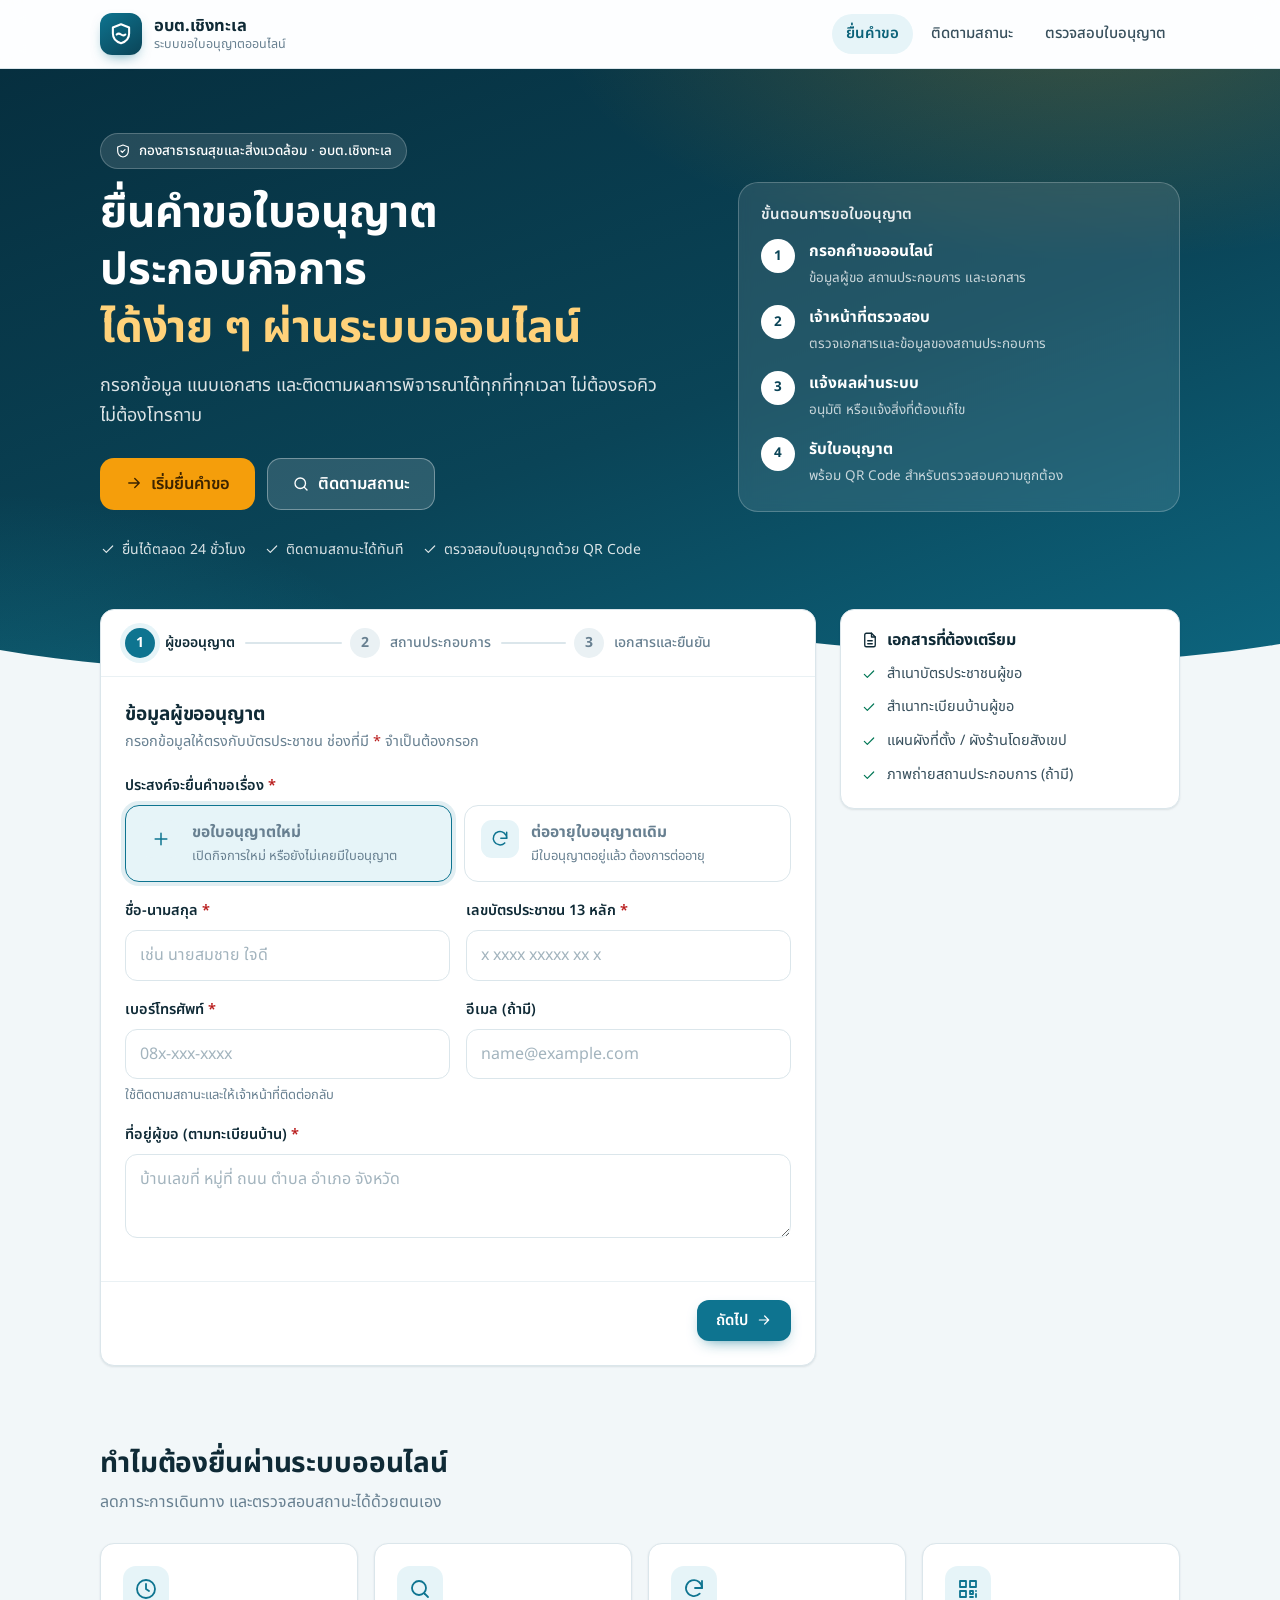
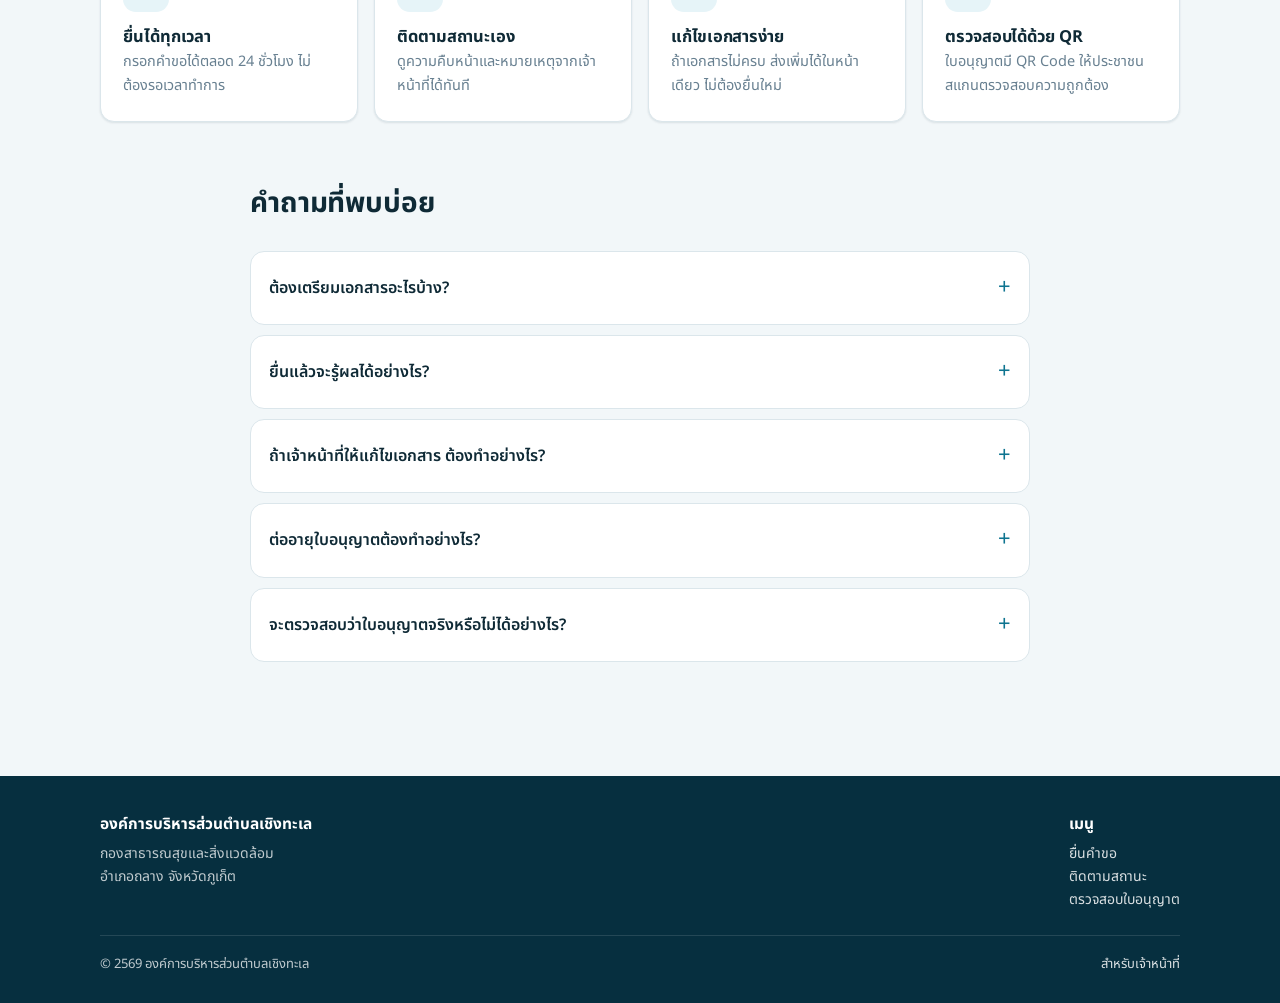
<file: public/index.html>
<!DOCTYPE html>
<html lang="th">
<head>
  <meta charset="UTF-8">
  <meta name="viewport" content="width=device-width, initial-scale=1.0">
  <title>ยื่นคำขอใบอนุญาตออนไลน์ | อบต.เชิงทะเล</title>
  <meta name="description" content="ระบบยื่นคำขอและต่ออายุใบอนุญาตประกอบกิจการออนไลน์ กองสาธารณสุขและสิ่งแวดล้อม องค์การบริหารส่วนตำบลเชิงทะเล">
  <meta name="theme-color" content="#062f3f">
  <link rel="preconnect" href="https://fonts.googleapis.com">
  <link rel="preconnect" href="https://fonts.gstatic.com" crossorigin>
  <link href="https://fonts.googleapis.com/css2?family=Noto+Sans+Thai:wght@400;500;600;700&display=swap" rel="stylesheet">
  <link rel="stylesheet" href="assets/styles.css">
</head>
<body>
  <div id="site-header"></div>

  <!-- HERO -->
  <section class="hero">
    <div class="container grid">
      <div>
        <span class="eyebrow" id="heroEyebrow"></span>
        <h1><span style="white-space:nowrap">ยื่นคำขอใบอนุญาต</span> <span style="white-space:nowrap">ประกอบกิจการ</span><br><em>ได้ง่าย ๆ ผ่านระบบออนไลน์</em></h1>
        <p class="lead">กรอกข้อมูล แนบเอกสาร และติดตามผลการพิจารณาได้ทุกที่ทุกเวลา ไม่ต้องรอคิว ไม่ต้องโทรถาม</p>
        <div class="cta">
          <a class="btn btn-accent btn-lg" href="#apply" id="ctaStart"><span id="ctaIcon"></span> เริ่มยื่นคำขอ</a>
          <a class="btn btn-light btn-lg" href="track.html" id="ctaTrack"></a>
        </div>
        <div class="chips" id="heroChips"></div>
      </div>
      <div class="hero-card">
        <h3>ขั้นตอนการขอใบอนุญาต</h3>
        <ol class="hero-steps">
          <li><span class="n">1</span><div><b>กรอกคำขอออนไลน์</b><span>ข้อมูลผู้ขอ สถานประกอบการ และเอกสาร</span></div></li>
          <li><span class="n">2</span><div><b>เจ้าหน้าที่ตรวจสอบ</b><span>ตรวจเอกสารและข้อมูลของสถานประกอบการ</span></div></li>
          <li><span class="n">3</span><div><b>แจ้งผลผ่านระบบ</b><span>อนุมัติ หรือแจ้งสิ่งที่ต้องแก้ไข</span></div></li>
          <li><span class="n">4</span><div><b>รับใบอนุญาต</b><span>พร้อม QR Code สำหรับตรวจสอบความถูกต้อง</span></div></li>
        </ol>
      </div>
    </div>
    <div class="wave"><svg viewBox="0 0 1440 80" preserveAspectRatio="none" width="100%" height="60"><path fill="#f2f7f9" d="M0 48c120 24 240 32 360 20S600 20 780 28s300 40 440 36c80-2 160-12 220-24V80H0z"/></svg></div>
  </section>

  <!-- FORM -->
  <section class="apply" id="apply">
    <div class="container">
      <div class="apply-grid">
        <div class="card" id="formCard">
          <div class="stepper" id="stepper">
            <div class="st active" data-s="1"><span class="num">1</span><span class="lbl">ผู้ขออนุญาต</span><span class="bar"></span></div>
            <div class="st" data-s="2"><span class="num">2</span><span class="lbl">สถานประกอบการ</span><span class="bar"></span></div>
            <div class="st" data-s="3"><span class="num">3</span><span class="lbl">เอกสารและยืนยัน</span><span class="bar"></span></div>
          </div>

          <form id="permitForm" novalidate autocomplete="off">
            <div class="form-body">
              <!-- STEP 1 -->
              <div class="form-step active" data-step="1">
                <h3>ข้อมูลผู้ขออนุญาต</h3>
                <p class="sub">กรอกข้อมูลให้ตรงกับบัตรประชาชน ช่องที่มี <span class="req">*</span> จำเป็นต้องกรอก</p>

                <div class="field">
                  <span class="lbl">ประสงค์จะยื่นคำขอเรื่อง <span class="req">*</span></span>
                  <div class="choices">
                    <label class="choice">
                      <input type="radio" name="app_type" value="NEW" checked>
                      <span class="body"><span class="ico" id="icoNew"></span><span><b>ขอใบอนุญาตใหม่</b><span>เปิดกิจการใหม่ หรือยังไม่เคยมีใบอนุญาต</span></span></span>
                    </label>
                    <label class="choice">
                      <input type="radio" name="app_type" value="RENEW">
                      <span class="body"><span class="ico" id="icoRenew"></span><span><b>ต่ออายุใบอนุญาตเดิม</b><span>มีใบอนุญาตอยู่แล้ว ต้องการต่ออายุ</span></span></span>
                    </label>
                  </div>
                </div>

                <div class="renew-box hidden" id="renewBox">
                  <div class="field" style="margin:0">
                    <label for="old_license_no">เลขที่ใบอนุญาตเดิม <span class="req">*</span></label>
                    <input class="input" id="old_license_no" name="old_license_no" placeholder="เช่น สส. 2568/0012" maxlength="40">
                    <div class="err">กรุณากรอกเลขที่ใบอนุญาตเดิม</div>
                    <div class="hint">ดูได้จากใบอนุญาตฉบับเดิม (ระบบจะใช้เลขเดิมต่อให้เมื่ออนุมัติ)</div>
                  </div>
                </div>

                <div class="row">
                  <div class="field">
                    <label for="applicant_name">ชื่อ-นามสกุล <span class="req">*</span></label>
                    <input class="input" id="applicant_name" name="applicant_name" autocomplete="name" placeholder="เช่น นายสมชาย ใจดี" maxlength="100">
                    <div class="err">กรุณากรอกชื่อ-นามสกุลให้ครบถ้วน</div>
                  </div>
                  <div class="field">
                    <label for="id_card">เลขบัตรประชาชน 13 หลัก <span class="req">*</span></label>
                    <input class="input" id="id_card" name="id_card" inputmode="numeric" maxlength="13" placeholder="x xxxx xxxxx xx x">
                    <div class="err" id="idErr">เลขบัตรประชาชนไม่ถูกต้อง กรุณาตรวจสอบอีกครั้ง</div>
                  </div>
                </div>
                <div class="row">
                  <div class="field">
                    <label for="phone">เบอร์โทรศัพท์ <span class="req">*</span></label>
                    <input class="input" id="phone" name="phone" type="tel" inputmode="tel" autocomplete="tel" placeholder="08x-xxx-xxxx" maxlength="14">
                    <div class="err">เบอร์โทรศัพท์ไม่ถูกต้อง (ตัวอย่าง 081-234-5678)</div>
                    <div class="hint">ใช้ติดตามสถานะและให้เจ้าหน้าที่ติดต่อกลับ</div>
                  </div>
                  <div class="field">
                    <label for="email">อีเมล (ถ้ามี)</label>
                    <input class="input" id="email" name="email" type="email" autocomplete="email" placeholder="name@example.com" maxlength="120">
                    <div class="err">รูปแบบอีเมลไม่ถูกต้อง</div>
                  </div>
                </div>
                <div class="field">
                  <label for="applicant_address">ที่อยู่ผู้ขอ (ตามทะเบียนบ้าน) <span class="req">*</span></label>
                  <textarea class="textarea" id="applicant_address" name="applicant_address" rows="2" autocomplete="street-address" placeholder="บ้านเลขที่ หมู่ที่ ถนน ตำบล อำเภอ จังหวัด" maxlength="300"></textarea>
                  <div class="err">กรุณากรอกที่อยู่ให้ชัดเจน</div>
                </div>
              </div>

              <!-- STEP 2 -->
              <div class="form-step" data-step="2">
                <h3>ข้อมูลสถานประกอบการ</h3>
                <p class="sub">ข้อมูลสถานที่ที่จะขอประกอบกิจการ</p>
                <div class="field">
                  <label for="business_name">ชื่อร้านค้า / สถานประกอบการ <span class="req">*</span></label>
                  <input class="input" id="business_name" name="business_name" placeholder="เช่น ร้านก๋วยเตี๋ยวป้าสมศรี" maxlength="120">
                  <div class="err">กรุณากรอกชื่อสถานประกอบการ</div>
                </div>
                <div class="field">
                  <label for="business_type">ประเภทกิจการ <span class="req">*</span></label>
                  <select class="select" id="business_type" name="business_type"></select>
                </div>
                <div class="field">
                  <label for="location_address">ที่ตั้งสถานประกอบการ <span class="req">*</span></label>
                  <textarea class="textarea" id="location_address" name="location_address" rows="3" placeholder="เลขที่ / หมู่ที่ / ถนน / ซอย / จุดสังเกตใกล้เคียง" maxlength="300"></textarea>
                  <div class="err">กรุณากรอกที่ตั้งให้ชัดเจน เพื่อให้เจ้าหน้าที่ตรวจสอบได้</div>
                  <div class="hint">ยิ่งระบุละเอียด (หมู่ที่ ซอย จุดสังเกต) เจ้าหน้าที่ยิ่งตรวจสอบได้เร็ว</div>
                </div>
              </div>

              <!-- STEP 3 -->
              <div class="form-step" data-step="3">
                <h3>แนบเอกสารและยืนยัน</h3>
                <p class="sub">แนบเอกสารประกอบเพื่อให้เจ้าหน้าที่พิจารณาได้รวดเร็วขึ้น</p>

                <div class="field" id="uploadBox">
                  <span class="lbl">อัปโหลดเอกสารประกอบ</span>
                  <div id="uploadMount"></div>
                  <div class="hint">สำเนาบัตรประชาชน ทะเบียนบ้าน แผนผังร้าน ภาพถ่ายสถานประกอบการ และใบอนุญาตเดิม (ถ้ามี)</div>
                </div>

                <div class="field">
                  <label for="doc_url" id="docUrlLbl">หรือแนบเป็นลิงก์เอกสาร (ถ้ามี เช่น Google Drive)</label>
                  <input class="input" id="doc_url" name="doc_url" type="url" inputmode="url" placeholder="https://drive.google.com/..." maxlength="500">
                  <div class="err">ลิงก์ต้องขึ้นต้นด้วย http:// หรือ https://</div>
                  <div class="hint">ไม่บังคับ — ใช้เมื่อมีไฟล์จำนวนมากหรือไฟล์ใหญ่ ให้ตั้งสิทธิ์ลิงก์เป็น "ทุกคนที่มีลิงก์ดูได้"</div>
                </div>

                <input class="hp" type="text" name="website" id="website" tabindex="-1" autocomplete="off" aria-hidden="true">

                <h3 style="font-size:16px;margin:8px 0 10px">ตรวจสอบข้อมูลก่อนส่ง</h3>
                <dl class="review" id="review"></dl>
                <div class="notice warn hidden" id="noDocWarn"></div>

                <div class="field">
                  <label class="consent">
                    <input type="checkbox" id="consent">
                    <span>ข้าพเจ้ายืนยันว่าข้อมูลข้างต้นเป็นความจริง และยินยอมให้ <b id="consentOrg"></b> เก็บรวบรวมและใช้ข้อมูลส่วนบุคคลเพื่อการพิจารณาออกใบอนุญาตตามที่กฎหมายกำหนด</span>
                  </label>
                  <div class="err">กรุณาติ๊กยืนยันก่อนส่งคำขอ</div>
                </div>
              </div>
            </div>

            <div class="form-actions">
              <button type="button" class="btn btn-ghost" id="btnBack" style="visibility:hidden"></button>
              <button type="button" class="btn btn-primary" id="btnNext"></button>
              <button type="submit" class="btn btn-ok hidden" id="btnSubmit"></button>
            </div>
          </form>
        </div>

        <aside class="apply-aside">
          <div class="card aside-card" id="docsCard">
            <h3 id="docsTitle"></h3>
            <ul class="checklist" id="docsList"></ul>
          </div>
          <div class="card aside-card contact" id="contactCard"></div>
        </aside>
      </div>
    </div>
  </section>

  <!-- HOW -->
  <section class="section">
    <div class="container">
      <div class="section-head"><h2>ทำไมต้องยื่นผ่านระบบออนไลน์</h2><p>ลดภาระการเดินทาง และตรวจสอบสถานะได้ด้วยตนเอง</p></div>
      <div class="feature-grid" id="features"></div>
    </div>
  </section>

  <!-- FAQ -->
  <section class="section" style="padding-top:8px">
    <div class="container" style="max-width:820px">
      <div class="section-head"><h2>คำถามที่พบบ่อย</h2></div>
      <div class="faq">
        <details><summary>ต้องเตรียมเอกสารอะไรบ้าง?</summary><p>โดยทั่วไปใช้สำเนาบัตรประชาชน สำเนาทะเบียนบ้าน แผนผังที่ตั้ง/ผังร้านโดยสังเขป และใบอนุญาตเดิม (กรณีต่ออายุ) หากต้องการเอกสารเพิ่มเติม เจ้าหน้าที่จะแจ้งให้ทราบผ่านหน้าติดตามสถานะ</p></details>
        <details><summary>ยื่นแล้วจะรู้ผลได้อย่างไร?</summary><p>เมื่อยื่นสำเร็จระบบจะให้ "เลขที่คำขอ" นำไปค้นหาที่หน้า <a href="track.html">ติดตามสถานะ</a> ได้ หรือค้นหาด้วยเบอร์โทรศัพท์ที่ใช้ยื่นก็ได้</p></details>
        <details><summary>ถ้าเจ้าหน้าที่ให้แก้ไขเอกสาร ต้องทำอย่างไร?</summary><p>เปิดหน้า <a href="track.html">ติดตามสถานะ</a> จะเห็นสิ่งที่ต้องแก้ไข แล้วกดปุ่ม "ส่งเอกสารเพิ่มเติม" ยืนยันด้วยเบอร์โทรศัพท์เดิม ไม่ต้องกรอกคำขอใหม่</p></details>
        <details><summary>ต่ออายุใบอนุญาตต้องทำอย่างไร?</summary><p>เลือก "ต่ออายุใบอนุญาตเดิม" ในแบบฟอร์มด้านบน แล้วกรอกเลขที่ใบอนุญาตเดิม เมื่ออนุมัติแล้วจะใช้เลขใบอนุญาตเดิมต่อไป</p></details>
        <details><summary>จะตรวจสอบว่าใบอนุญาตจริงหรือไม่ได้อย่างไร?</summary><p>สแกน QR Code บนใบอนุญาต หรือกรอกเลขที่ใบอนุญาตที่หน้า <a href="verify.html">ตรวจสอบใบอนุญาต</a></p></details>
      </div>
    </div>
  </section>

  <div id="site-footer"></div>

  <script src="assets/config.js"></script>
  <script src="assets/common.js"></script>
  <script src="assets/apply.js"></script>
</body>
</html>
</file>
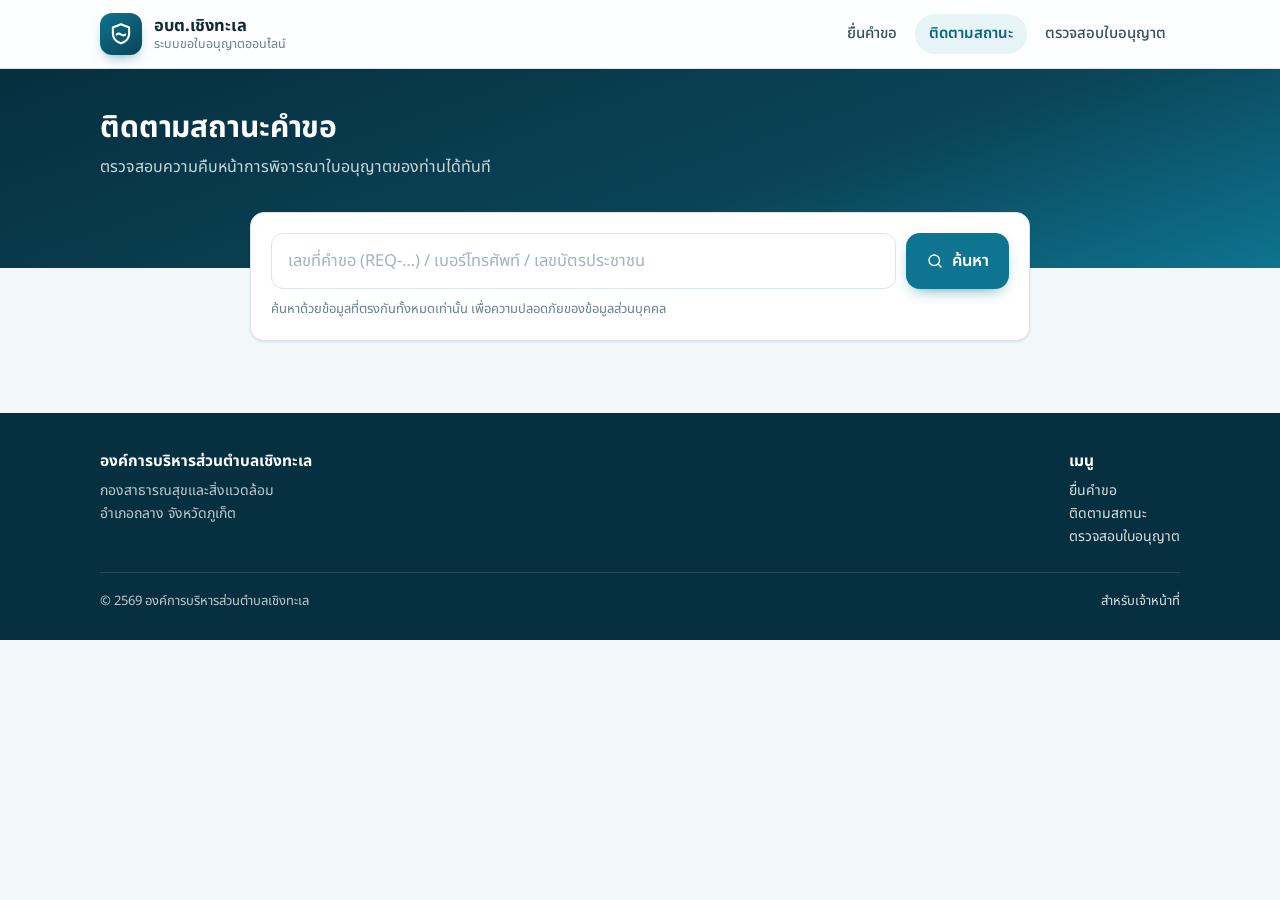
<file: public/track.html>
<!DOCTYPE html>
<html lang="th">
<head>
  <meta charset="UTF-8">
  <meta name="viewport" content="width=device-width, initial-scale=1.0">
  <title>ติดตามสถานะคำขอ | อบต.เชิงทะเล</title>
  <meta name="theme-color" content="#062f3f">
  <link rel="preconnect" href="https://fonts.googleapis.com">
  <link rel="preconnect" href="https://fonts.gstatic.com" crossorigin>
  <link href="https://fonts.googleapis.com/css2?family=Noto+Sans+Thai:wght@400;500;600;700&display=swap" rel="stylesheet">
  <link rel="stylesheet" href="assets/styles.css">
</head>
<body>
  <div id="site-header"></div>

  <section class="page-hero">
    <div class="container">
      <h1>ติดตามสถานะคำขอ</h1>
      <p>ตรวจสอบความคืบหน้าการพิจารณาใบอนุญาตของท่านได้ทันที</p>
    </div>
  </section>

  <main class="container" style="max-width:820px;padding-bottom:24px">
    <div class="card search-card">
      <form id="searchForm" class="search-row" novalidate>
        <input class="input" id="q" placeholder="เลขที่คำขอ (REQ-…) / เบอร์โทรศัพท์ / เลขบัตรประชาชน" autocomplete="off" aria-label="คำค้นหา">
        <button class="btn btn-primary btn-lg" type="submit" id="btnSearch">ค้นหา</button>
      </form>
      <p class="hint" style="margin-top:10px">ค้นหาด้วยข้อมูลที่ตรงกันทั้งหมดเท่านั้น เพื่อความปลอดภัยของข้อมูลส่วนบุคคล</p>
    </div>
    <div id="results" aria-live="polite"></div>
  </main>

  <div id="site-footer"></div>

  <script src="assets/config.js"></script>
  <script src="assets/common.js"></script>
  <script src="assets/track.js"></script>
</body>
</html>
</file>
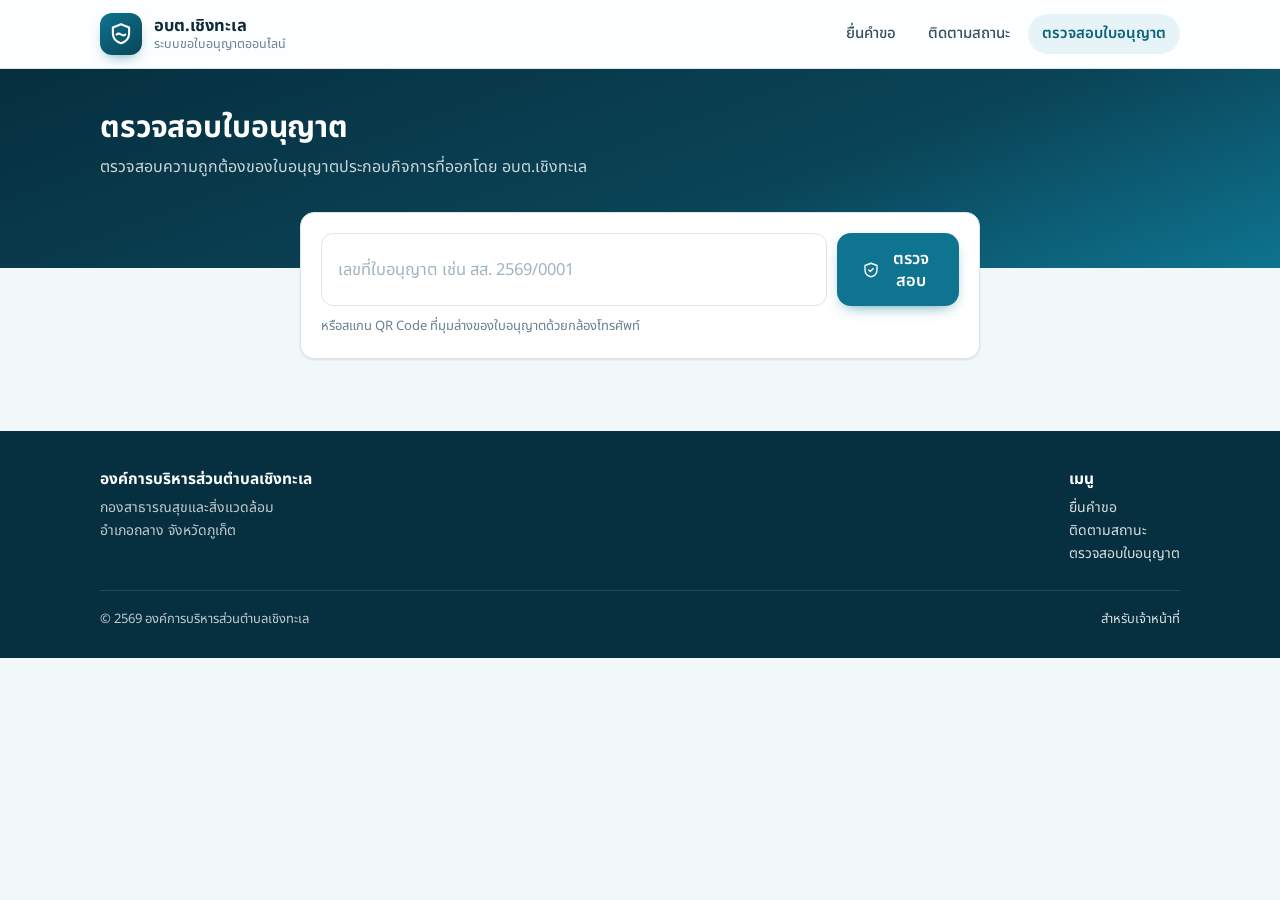
<file: public/verify.html>
<!DOCTYPE html>
<html lang="th">
<head>
  <meta charset="UTF-8">
  <meta name="viewport" content="width=device-width, initial-scale=1.0">
  <title>ตรวจสอบใบอนุญาต | อบต.เชิงทะเล</title>
  <meta name="theme-color" content="#062f3f">
  <link rel="preconnect" href="https://fonts.googleapis.com">
  <link rel="preconnect" href="https://fonts.gstatic.com" crossorigin>
  <link href="https://fonts.googleapis.com/css2?family=Noto+Sans+Thai:wght@400;500;600;700&display=swap" rel="stylesheet">
  <link rel="stylesheet" href="assets/styles.css">
</head>
<body>
  <div id="site-header"></div>

  <section class="page-hero">
    <div class="container">
      <h1>ตรวจสอบใบอนุญาต</h1>
      <p>ตรวจสอบความถูกต้องของใบอนุญาตประกอบกิจการที่ออกโดย อบต.เชิงทะเล</p>
    </div>
  </section>

  <main class="container" style="max-width:720px;padding-bottom:24px">
    <div class="card search-card">
      <form id="vForm" class="search-row" novalidate>
        <input class="input" id="no" placeholder="เลขที่ใบอนุญาต เช่น สส. 2569/0001" autocomplete="off" aria-label="เลขที่ใบอนุญาต">
        <button class="btn btn-primary btn-lg" type="submit" id="vBtn">ตรวจสอบ</button>
      </form>
      <p class="hint" style="margin-top:10px">หรือสแกน QR Code ที่มุมล่างของใบอนุญาตด้วยกล้องโทรศัพท์</p>
    </div>
    <div id="out" aria-live="polite"></div>
  </main>

  <div id="site-footer"></div>

  <script src="assets/config.js"></script>
  <script src="assets/common.js"></script>
  <script>
    (function () {
      const { icon, esc, $, api, fmtDate } = UI;
      UI.mountLayout('verify');
      $('#vBtn').innerHTML = icon('shield', 18) + ' ตรวจสอบ';
      const out = $('#out');

      async function check(no) {
        no = no.trim();
        if (!no) { $('#no').focus(); return; }
        out.innerHTML = '<div class="card result"><div class="skeleton" style="height:70px;width:70px;border-radius:50%;margin:0 auto 14px"></div><div class="skeleton" style="height:22px;width:50%;margin:0 auto"></div></div>';
        try {
          const r = await api('/api/verify?no=' + encodeURIComponent(no));
          if (!r.found) {
            out.innerHTML = `<div class="card result verdict bad"><div class="big">${icon('x', 38)}</div><h2>ไม่พบใบอนุญาตนี้ในระบบ</h2><p class="muted" style="margin-top:6px">เลขที่ <b>${esc(no)}</b> ไม่ตรงกับใบอนุญาตที่ออกโดยระบบ กรุณาตรวจสอบเลขที่อีกครั้ง หรือติดต่อเจ้าหน้าที่</p></div>`;
            return;
          }
          const l = r.license, ok = r.valid;
          out.innerHTML = `
            <div class="card result verdict ${ok ? 'ok' : 'warn'}">
              <div class="big">${icon(ok ? 'shield' : 'clock', 38)}</div>
              <h2>${ok ? 'ใบอนุญาตถูกต้อง และยังมีผลใช้ได้' : 'ใบอนุญาตนี้หมดอายุแล้ว'}</h2>
              <div class="lic">${esc(l.license_no)}</div>
              <dl class="kv">
                <dt>สถานประกอบการ</dt><dd>${esc(l.business_name)}</dd>
                <dt>ประเภทกิจการ</dt><dd>${esc(l.business_type)}</dd>
                <dt>ที่ตั้ง</dt><dd>${esc(l.location_address)}</dd>
                <dt>ผู้ได้รับใบอนุญาต</dt><dd>${esc(l.applicant_name)}</dd>
                <dt>วันที่ออก</dt><dd>${fmtDate(l.approved_at)}</dd>
                <dt>วันหมดอายุ</dt><dd>${l.expires_at ? fmtDate(l.expires_at) : '-'}</dd>
              </dl>
            </div>`;
          history.replaceState(null, '', '?no=' + encodeURIComponent(l.license_no));
        } catch (e) {
          out.innerHTML = `<div class="card result"><div class="callout bad" style="margin:0">${icon('alert', 20)}<div>${esc(e.message)}</div></div></div>`;
        }
      }
      $('#vForm').addEventListener('submit', (e) => { e.preventDefault(); check($('#no').value); });
      const pre = new URLSearchParams(location.search).get('no');
      if (pre) { $('#no').value = pre; check(pre); }
    })();
  </script>
</body>
</html>
</file>
<file: public/assets/styles.css>
/* ===== ระบบดีไซน์กลาง — อบต.เชิงทะเล ===== */
:root {
  --bg: #f2f7f9;
  --surface: #ffffff;
  --ink: #0f2a36;
  --ink-2: #38505d;
  --muted: #688091;
  --line: #dbe6eb;
  --line-2: #eaf1f4;
  --primary: #0e7490;
  --primary-600: #0b6279;
  --primary-50: #e6f4f8;
  --deep: #062f3f;
  --deep-2: #0a4457;
  --accent: #f59e0b;

  --ok: #047857;   --ok-bg: #d8f3e7;
  --warn: #a8570a; --warn-bg: #fdefd2;
  --act: #c2410c;  --act-bg: #ffe6d6;
  --bad: #b91c1c;  --bad-bg: #fde3e3;
  --info: #0369a1; --info-bg: #def0fb;

  --radius: 14px;
  --radius-sm: 10px;
  --shadow-sm: 0 1px 2px rgba(6,47,63,.06), 0 1px 3px rgba(6,47,63,.05);
  --shadow: 0 12px 32px -14px rgba(6,47,63,.28);
  --font: 'Noto Sans Thai', 'Sarabun', system-ui, -apple-system, 'Segoe UI', sans-serif;
}

*, *::before, *::after { box-sizing: border-box; }
html { -webkit-text-size-adjust: 100%; scroll-behavior: smooth; }
body {
  margin: 0; background: var(--bg); color: var(--ink);
  font-family: var(--font); font-size: 16px; line-height: 1.65;
  -webkit-font-smoothing: antialiased;
}
img, svg { max-width: 100%; }
a { color: var(--primary); text-decoration: none; }
a:hover { text-decoration: underline; }
h1, h2, h3, h4 { line-height: 1.3; margin: 0; letter-spacing: -.005em; }
p { margin: 0; }
.container { width: 100%; max-width: 1120px; margin: 0 auto; padding: 0 20px; }
.container.wide { max-width: 1320px; }
.hidden { display: none !important; }
.sr-only { position: absolute; width: 1px; height: 1px; overflow: hidden; clip: rect(0 0 0 0); white-space: nowrap; }
.ic { flex: none; vertical-align: -3px; }
:focus-visible { outline: 3px solid rgba(14,116,144,.45); outline-offset: 2px; border-radius: 6px; }
.muted { color: var(--muted); }
.small { font-size: 13.5px; }
.center { text-align: center; }

/* ----- header ----- */
.site-header {
  position: sticky; top: 0; z-index: 40;
  background: rgba(255,255,255,.86); backdrop-filter: saturate(160%) blur(12px);
  border-bottom: 1px solid var(--line);
}
.site-header .bar { display: flex; align-items: center; justify-content: space-between; gap: 16px; height: 68px; }
.brand { display: flex; align-items: center; gap: 12px; color: var(--ink); }
.brand:hover { text-decoration: none; }
.brand-mark {
  width: 42px; height: 42px; border-radius: 12px; display: grid; place-items: center; color: #fff;
  background: linear-gradient(145deg, var(--primary), var(--deep-2)); box-shadow: 0 6px 14px -6px rgba(14,116,144,.7);
}
.brand-text { display: flex; flex-direction: column; line-height: 1.25; }
.brand-text strong { font-size: 16.5px; }
.brand-text small { color: var(--muted); font-size: 12.5px; }
.nav { display: flex; align-items: center; gap: 4px; }
.nav a {
  padding: 8px 14px; border-radius: 999px; color: var(--ink-2); font-weight: 500; font-size: 15px;
}
.nav a:hover { background: var(--primary-50); text-decoration: none; color: var(--primary-600); }
.nav a.active { background: var(--primary-50); color: var(--primary-600); font-weight: 600; }
.nav-toggle { display: none; background: none; border: 1px solid var(--line); border-radius: 10px; width: 42px; height: 42px; color: var(--ink); cursor: pointer; }

/* ----- buttons ----- */
.btn {
  display: inline-flex; align-items: center; justify-content: center; gap: 8px;
  padding: 10px 18px; border-radius: 12px; border: 1px solid transparent;
  font: inherit; font-weight: 600; font-size: 15px; cursor: pointer; line-height: 1.3;
  transition: transform .08s ease, background .15s, box-shadow .15s, border-color .15s;
}
.btn:hover { text-decoration: none; }
.btn:active { transform: translateY(1px); }
.btn[disabled] { opacity: .55; cursor: not-allowed; }
.btn-primary { background: var(--primary); color: #fff; box-shadow: 0 6px 16px -8px rgba(14,116,144,.9); }
.btn-primary:hover { background: var(--primary-600); }
.btn-accent { background: var(--accent); color: #3b2300; }
.btn-accent:hover { background: #fbab1e; }
.btn-ghost { background: #fff; color: var(--ink-2); border-color: var(--line); }
.btn-ghost:hover { border-color: var(--primary); color: var(--primary-600); }
.btn-light { background: rgba(255,255,255,.14); color: #fff; border-color: rgba(255,255,255,.35); }
.btn-light:hover { background: rgba(255,255,255,.24); }
.btn-ok { background: var(--ok); color: #fff; }
.btn-ok:hover { background: #036249; }
.btn-danger { background: #fff; color: var(--bad); border-color: #f3c1c1; }
.btn-lg { padding: 14px 24px; font-size: 16.5px; border-radius: 14px; }
.btn-sm { padding: 6px 12px; font-size: 13.5px; border-radius: 9px; }
.btn-block { width: 100%; }

/* ----- hero ----- */
.hero {
  position: relative; overflow: hidden; color: #fff;
  background:
    radial-gradient(900px 420px at 85% -10%, rgba(245,158,11,.22), transparent 60%),
    radial-gradient(700px 400px at 0% 110%, rgba(34,211,238,.18), transparent 60%),
    linear-gradient(160deg, var(--deep) 0%, var(--deep-2) 55%, var(--primary) 120%);
}
.hero .grid { display: grid; grid-template-columns: 1.15fr .85fr; gap: 40px; align-items: center; padding-block: 64px 112px; }
.hero .eyebrow {
  display: inline-flex; align-items: center; gap: 8px; padding: 6px 14px; border-radius: 999px;
  background: rgba(255,255,255,.12); border: 1px solid rgba(255,255,255,.22); font-size: 13.5px; font-weight: 500;
}
.hero h1 { font-size: clamp(28px, 4.2vw, 44px); margin: 16px 0 14px; font-weight: 700; }
.hero h1 em { font-style: normal; color: #ffd27a; }
.hero p.lead { font-size: 18px; color: rgba(255,255,255,.86); max-width: 560px; }
.hero .cta { display: flex; flex-wrap: wrap; gap: 12px; margin-top: 28px; }
.hero .chips { display: flex; flex-wrap: wrap; gap: 10px 18px; margin-top: 28px; font-size: 14px; color: rgba(255,255,255,.85); }
.hero .chips span { display: inline-flex; align-items: center; gap: 6px; }
.hero .wave { position: absolute; left: 0; right: 0; bottom: -1px; line-height: 0; }
.hero-card {
  background: rgba(255,255,255,.1); border: 1px solid rgba(255,255,255,.22); border-radius: 20px;
  padding: 22px; backdrop-filter: blur(6px);
}
.hero-card h3 { font-size: 15px; font-weight: 600; margin-bottom: 14px; color: rgba(255,255,255,.9); }
.hero-steps { list-style: none; margin: 0; padding: 0; display: grid; gap: 14px; }
.hero-steps li { display: flex; gap: 14px; align-items: flex-start; }
.hero-steps .n {
  flex: none; width: 34px; height: 34px; border-radius: 50%; display: grid; place-items: center;
  background: #fff; color: var(--deep-2); font-weight: 700;
}
.hero-steps b { display: block; font-size: 15.5px; }
.hero-steps span { font-size: 13.5px; color: rgba(255,255,255,.75); }

/* ----- sections / cards ----- */
.section { padding: 56px 0; }
.section-head { margin-bottom: 28px; }
.section-head h2 { font-size: 28px; }
.section-head p { color: var(--muted); margin-top: 6px; }
.card { background: var(--surface); border: 1px solid var(--line); border-radius: var(--radius); box-shadow: var(--shadow-sm); }
.card-pad { padding: 24px; }
.feature-grid { display: grid; grid-template-columns: repeat(4, 1fr); gap: 16px; }
.feature { padding: 22px; }
.feature .ico {
  width: 46px; height: 46px; border-radius: 13px; display: grid; place-items: center;
  background: var(--primary-50); color: var(--primary); margin-bottom: 14px;
}
.feature h3 { font-size: 16.5px; margin-bottom: 4px; }
.feature p { color: var(--muted); font-size: 14.5px; }

/* ----- apply layout ----- */
.apply { margin-top: -64px; position: relative; z-index: 2; padding-bottom: 24px; }
.apply-grid { display: grid; grid-template-columns: minmax(0, 1fr) 340px; gap: 24px; align-items: start; }
.apply-aside { position: sticky; top: 90px; display: grid; gap: 16px; }
.aside-card { padding: 20px; }
.aside-card h3 { font-size: 16px; margin-bottom: 12px; display: flex; align-items: center; gap: 8px; }
.checklist { list-style: none; padding: 0; margin: 0; display: grid; gap: 10px; font-size: 14.5px; }
.checklist li { display: flex; gap: 10px; align-items: flex-start; color: var(--ink-2); }
.checklist .ic { color: var(--ok); margin-top: 3px; }
.checklist li.only-renew { display: none; }
.is-renew .checklist li.only-renew { display: flex; }

/* ----- stepper ----- */
.stepper { display: flex; gap: 8px; padding: 18px 24px; border-bottom: 1px solid var(--line-2); }
.stepper .st { flex: 1; display: flex; align-items: center; gap: 10px; color: var(--muted); font-size: 14px; font-weight: 500; }
.stepper .st .num {
  flex: none; width: 30px; height: 30px; border-radius: 50%; display: grid; place-items: center;
  background: var(--line-2); color: var(--muted); font-weight: 700; font-size: 14px; transition: .2s;
}
.stepper .st.active { color: var(--ink); font-weight: 600; }
.stepper .st.active .num { background: var(--primary); color: #fff; box-shadow: 0 0 0 5px var(--primary-50); }
.stepper .st.done .num { background: var(--ok); color: #fff; }
.stepper .st .bar { flex: 1; height: 2px; background: var(--line); border-radius: 2px; min-width: 12px; }
.stepper .st:last-child .bar { display: none; }
.stepper .st.done .bar { background: var(--ok); }

/* ----- form ----- */
.form-body { padding: 26px 24px 8px; }
.form-step { display: none; animation: fadeUp .25s ease; }
.form-step.active { display: block; }
@keyframes fadeUp { from { opacity: 0; transform: translateY(6px); } to { opacity: 1; transform: none; } }
.form-step > h3 { font-size: 19px; margin-bottom: 4px; }
.form-step > .sub { color: var(--muted); font-size: 14.5px; margin-bottom: 20px; }
.row { display: grid; grid-template-columns: 1fr 1fr; gap: 16px; }
.field { margin-bottom: 18px; }
.field > label, .field > .lbl { display: block; font-weight: 600; font-size: 14.5px; margin-bottom: 6px; color: var(--ink); }
.req { color: var(--bad); }
.input, .select, .textarea {
  width: 100%; padding: 11px 14px; border: 1.5px solid var(--line); border-radius: 12px; background: #fff;
  font: inherit; color: var(--ink); transition: border-color .15s, box-shadow .15s;
}
.textarea { resize: vertical; min-height: 84px; }
.input::placeholder, .textarea::placeholder { color: #a3b4be; }
.input:hover, .select:hover, .textarea:hover { border-color: #b8cbd4; }
.input:focus, .select:focus, .textarea:focus { outline: none; border-color: var(--primary); box-shadow: 0 0 0 4px rgba(14,116,144,.14); }
.hint { font-size: 13px; color: var(--muted); margin-top: 6px; }
.err { display: none; font-size: 13px; color: var(--bad); margin-top: 6px; font-weight: 500; }
.field.invalid .input, .field.invalid .select, .field.invalid .textarea { border-color: #e26b6b; background: #fffafa; }
.field.invalid .err { display: block; }
.field.valid .input { border-color: #62c3a0; }
.choices { display: grid; grid-template-columns: 1fr 1fr; gap: 12px; }
.choice { position: relative; display: block; cursor: pointer; }
.choice input { position: absolute; opacity: 0; inset: 0; cursor: pointer; }
.choice .body {
  display: flex; gap: 12px; align-items: flex-start; padding: 14px 16px; border: 1.5px solid var(--line);
  border-radius: 14px; background: #fff; transition: .15s;
}
.choice .body .ico { flex: none; width: 38px; height: 38px; border-radius: 11px; background: var(--primary-50); color: var(--primary); display: grid; place-items: center; }
.choice .body b { display: block; font-size: 15.5px; }
.choice .body span { font-size: 13px; color: var(--muted); }
.choice:hover .body { border-color: #9ccbd9; }
.choice input:checked + .body { border-color: var(--primary); background: var(--primary-50); box-shadow: 0 0 0 4px rgba(14,116,144,.12); }
.choice input:focus-visible + .body { outline: 3px solid rgba(14,116,144,.45); outline-offset: 2px; }
.renew-box { background: #fff8e8; border: 1px solid #f6d9a0; border-radius: 14px; padding: 16px; margin-bottom: 18px; }
.renew-box label { color: #7a4a05 !important; }
.hp { position: absolute; left: -9999px; width: 1px; height: 1px; opacity: 0; }

/* dropzone */
.drop {
  border: 2px dashed #b9d3dc; border-radius: 16px; padding: 22px; text-align: center; background: #f8fcfd;
  transition: .15s; cursor: pointer;
}
.drop:hover, .drop.over { border-color: var(--primary); background: var(--primary-50); }
.drop .ico { color: var(--primary); margin-bottom: 6px; }
.drop b { display: block; }
.file-list { list-style: none; padding: 0; margin: 12px 0 0; display: grid; gap: 8px; }
.file-list li {
  display: flex; align-items: center; gap: 10px; padding: 9px 12px; border: 1px solid var(--line);
  border-radius: 11px; background: #fff; font-size: 14px;
}
.file-list li .nm { flex: 1; min-width: 0; overflow: hidden; text-overflow: ellipsis; white-space: nowrap; }
.file-list li .sz { color: var(--muted); font-size: 12.5px; }
.file-list li button { background: none; border: 0; color: var(--muted); cursor: pointer; padding: 2px; border-radius: 6px; }
.file-list li button:hover { color: var(--bad); }
.file-list li.up { color: var(--muted); }

.review { display: grid; grid-template-columns: 150px 1fr; gap: 8px 16px; font-size: 14.5px; margin: 0 0 18px; padding: 16px; background: var(--bg); border-radius: 14px; }
.review dt { color: var(--muted); }
.review dd { margin: 0; font-weight: 500; word-break: break-word; }
.consent { display: flex; gap: 12px; align-items: flex-start; padding: 14px 16px; border: 1.5px solid var(--line); border-radius: 14px; cursor: pointer; font-size: 14.5px; }
.consent input { margin-top: 5px; width: 18px; height: 18px; accent-color: var(--primary); flex: none; }
.field.invalid .consent { border-color: #e26b6b; }
.notice { display: flex; gap: 10px; padding: 12px 14px; border-radius: 12px; font-size: 14px; margin-bottom: 16px; }
.notice.warn { background: var(--warn-bg); color: #6d3b04; }
.notice.info { background: var(--info-bg); color: #0b4a6e; }
.form-actions {
  display: flex; justify-content: space-between; gap: 12px; padding: 18px 24px 24px; border-top: 1px solid var(--line-2); margin-top: 8px;
}

/* ----- FAQ ----- */
.faq details { background: #fff; border: 1px solid var(--line); border-radius: 14px; padding: 4px 18px; margin-bottom: 10px; }
.faq summary { cursor: pointer; font-weight: 600; padding: 14px 0; list-style: none; display: flex; justify-content: space-between; gap: 12px; align-items: center; }
.faq summary::-webkit-details-marker { display: none; }
.faq summary::after { content: '+'; font-size: 22px; color: var(--primary); font-weight: 400; }
.faq details[open] summary::after { content: '–'; }
.faq details p { color: var(--ink-2); padding: 0 0 16px; font-size: 15px; }

/* ----- footer ----- */
.site-footer { background: var(--deep); color: rgba(255,255,255,.75); margin-top: 48px; padding: 36px 0 28px; font-size: 14px; }
.site-footer .cols { display: flex; flex-wrap: wrap; gap: 24px 48px; justify-content: space-between; }
.site-footer strong { color: #fff; display: block; margin-bottom: 4px; font-size: 15.5px; }
.site-footer a { color: rgba(255,255,255,.85); }
.site-footer .copy { margin-top: 24px; padding-top: 18px; border-top: 1px solid rgba(255,255,255,.12); font-size: 13px; display: flex; justify-content: space-between; flex-wrap: wrap; gap: 8px; }

/* ----- badges ----- */
.badge { display: inline-flex; align-items: center; gap: 6px; padding: 3px 11px; border-radius: 999px; font-size: 12.5px; font-weight: 600; white-space: nowrap; }
.badge::before { content: ''; width: 7px; height: 7px; border-radius: 50%; background: currentColor; }
.badge.amber { background: var(--warn-bg); color: var(--warn); }
.badge.orange { background: var(--act-bg); color: var(--act); }
.badge.green { background: var(--ok-bg); color: var(--ok); }
.badge.red { background: var(--bad-bg); color: var(--bad); }
.badge.blue { background: var(--info-bg); color: var(--info); }
.badge.gray { background: var(--line-2); color: var(--ink-2); }
.badge.plain::before { display: none; }

/* ----- timeline ----- */
.timeline { list-style: none; margin: 0; padding: 0; }
.timeline li { position: relative; padding: 0 0 18px 30px; }
.timeline li::before { content: ''; position: absolute; left: 7px; top: 22px; bottom: 0; width: 2px; background: var(--line); }
.timeline li:last-child { padding-bottom: 0; }
.timeline li:last-child::before { display: none; }
.timeline .dot { position: absolute; left: 0; top: 4px; width: 16px; height: 16px; border-radius: 50%; border: 3px solid #fff; box-shadow: 0 0 0 2px currentColor; background: currentColor; }
.timeline .t-amber { color: var(--accent); } .timeline .t-orange { color: #ea580c; } .timeline .t-green { color: #059669; } .timeline .t-red { color: #dc2626; }
.timeline .t-head { display: flex; justify-content: space-between; gap: 10px; flex-wrap: wrap; align-items: baseline; }
.timeline .t-title { font-weight: 600; font-size: 14.5px; color: var(--ink); }
.timeline .t-time { font-size: 12.5px; color: var(--muted); }
.timeline .t-note { font-size: 13.5px; color: var(--ink-2); margin-top: 2px; background: var(--bg); padding: 8px 12px; border-radius: 10px; }

/* ----- track / verify ----- */
.page-hero { background: linear-gradient(160deg, var(--deep), var(--deep-2) 60%, var(--primary)); color: #fff; padding: 40px 0 88px; }
.page-hero h1 { font-size: 30px; }
.page-hero p { color: rgba(255,255,255,.8); margin-top: 6px; }
.search-card { margin-top: -56px; padding: 20px; position: relative; z-index: 2; }
.search-row { display: flex; gap: 10px; }
.search-row .input { font-size: 16.5px; padding: 13px 16px; }
.result { padding: 22px; margin-top: 18px; }
.result .top { display: flex; justify-content: space-between; gap: 12px; flex-wrap: wrap; align-items: flex-start; margin-bottom: 14px; }
.result .app-no { font-size: 21px; font-weight: 700; letter-spacing: .01em; }
.kv { display: grid; grid-template-columns: 130px 1fr; gap: 6px 14px; font-size: 14.5px; margin-bottom: 16px; }
.kv dt { color: var(--muted); } .kv dd { margin: 0; font-weight: 500; word-break: break-word; }
.progress { display: flex; gap: 0; margin: 4px 0 20px; }
.progress .p { flex: 1; text-align: center; font-size: 12.5px; color: var(--muted); position: relative; padding-top: 28px; }
.progress .p::before { content: ''; position: absolute; top: 9px; left: -50%; right: 50%; height: 3px; background: var(--line); }
.progress .p:first-child::before { display: none; }
.progress .p::after { content: ''; position: absolute; top: 2px; left: calc(50% - 8px); width: 16px; height: 16px; border-radius: 50%; background: #fff; border: 3px solid var(--line); }
.progress .p.done { color: var(--ink-2); font-weight: 500; }
.progress .p.done::before { background: var(--primary); }
.progress .p.done::after { background: var(--primary); border-color: var(--primary); }
.progress .p.cur::after { box-shadow: 0 0 0 5px var(--primary-50); }
.progress .p.bad::after { background: var(--bad); border-color: var(--bad); }
.progress .p.bad::before { background: var(--bad); }
.progress .p.warn::after { background: var(--act); border-color: var(--act); }
.progress .p.warn::before { background: var(--act); }
.callout { border-radius: 14px; padding: 14px 16px; font-size: 14.5px; margin-bottom: 16px; display: flex; gap: 12px; align-items: flex-start; }
.callout.ok { background: var(--ok-bg); color: #064e3b; }
.callout.warn { background: var(--warn-bg); color: #6d3b04; }
.callout.act { background: var(--act-bg); color: #7c2d0a; }
.callout.bad { background: var(--bad-bg); color: #7f1d1d; }
.callout .ic { margin-top: 3px; }
.resubmit { border: 1.5px dashed #f0b48c; border-radius: 14px; padding: 16px; background: #fffaf6; margin-top: 4px; }
.resubmit h4 { margin-bottom: 10px; font-size: 15.5px; }
.verdict { text-align: center; padding: 34px 24px; }
.verdict .big { width: 72px; height: 72px; border-radius: 50%; margin: 0 auto 14px; display: grid; place-items: center; }
.verdict.ok .big { background: var(--ok-bg); color: var(--ok); }
.verdict.warn .big { background: var(--warn-bg); color: var(--warn); }
.verdict.bad .big { background: var(--bad-bg); color: var(--bad); }
.verdict h2 { font-size: 24px; }
.verdict .lic { font-size: 28px; font-weight: 700; margin: 10px 0 4px; letter-spacing: .02em; }
.verdict .kv { text-align: left; max-width: 520px; margin: 22px auto 0; padding-top: 18px; border-top: 1px solid var(--line-2); }

/* ----- modal / toast ----- */
.overlay { position: fixed; inset: 0; background: rgba(6,47,63,.55); backdrop-filter: blur(3px); z-index: 80; display: grid; place-items: center; padding: 20px; animation: fade .15s; }
@keyframes fade { from { opacity: 0; } }
.modal { background: #fff; border-radius: 20px; width: 100%; max-width: 440px; padding: 30px 26px 24px; text-align: center; box-shadow: var(--shadow); animation: pop .2s ease; }
@keyframes pop { from { transform: scale(.96) translateY(6px); opacity: 0; } }
.modal .badge-ico { width: 68px; height: 68px; border-radius: 50%; margin: 0 auto 14px; display: grid; place-items: center; background: var(--ok-bg); color: var(--ok); }
.modal.warn .badge-ico { background: var(--warn-bg); color: var(--warn); }
.modal h3 { font-size: 21px; margin-bottom: 6px; }
.modal .no { display: flex; align-items: center; justify-content: center; gap: 10px; margin: 16px 0; padding: 14px; background: var(--primary-50); border: 1.5px dashed #8ec5d4; border-radius: 14px; }
.modal .no b { font-size: 24px; color: var(--primary-600); letter-spacing: .02em; }
.modal .btns { display: grid; gap: 10px; margin-top: 18px; }
.toasts { position: fixed; z-index: 120; right: 16px; bottom: 16px; display: grid; gap: 10px; max-width: calc(100vw - 32px); }
.toast { display: flex; align-items: center; gap: 10px; padding: 12px 16px; background: var(--deep); color: #fff; border-radius: 12px; box-shadow: var(--shadow); font-size: 14.5px; animation: pop .2s ease; }
.toast.ok .ic { color: #6ee7b7; } .toast.err { background: #7f1d1d; }
.spinner { width: 18px; height: 18px; border: 2.5px solid rgba(255,255,255,.4); border-top-color: #fff; border-radius: 50%; animation: spin .7s linear infinite; display: inline-block; }
.spinner.dark { border-color: var(--line); border-top-color: var(--primary); }
@keyframes spin { to { transform: rotate(360deg); } }
.skeleton { background: linear-gradient(90deg, #edf3f6 25%, #f7fafb 37%, #edf3f6 63%); background-size: 400% 100%; animation: shimmer 1.3s infinite; border-radius: 10px; }
@keyframes shimmer { from { background-position: 100% 0; } to { background-position: 0 0; } }
.empty { text-align: center; padding: 44px 20px; color: var(--muted); }
.empty .ico { width: 60px; height: 60px; border-radius: 50%; background: var(--line-2); display: grid; place-items: center; margin: 0 auto 12px; color: var(--muted); }

/* ===== ADMIN ===== */
body.admin { background: #eef3f6; }
.admin-top { background: var(--deep); color: #fff; position: sticky; top: 0; z-index: 50; }
.admin-top .bar { display: flex; justify-content: space-between; align-items: center; gap: 14px; height: 62px; }
.admin-top .brand { color: #fff; }
.admin-top .brand-text small { color: rgba(255,255,255,.6); }
.admin-top .actions { display: flex; align-items: center; gap: 8px; }
.admin-top .who { font-size: 13px; color: rgba(255,255,255,.7); margin-right: 6px; }
.login-wrap { min-height: calc(100vh - 62px); display: grid; place-items: center; padding: 24px; }
.login-card { width: 100%; max-width: 400px; padding: 32px 28px; }
.login-card .lock { width: 56px; height: 56px; border-radius: 16px; background: var(--primary-50); color: var(--primary); display: grid; place-items: center; margin-bottom: 16px; }
.login-card h1 { font-size: 22px; margin-bottom: 4px; }

.stats { display: grid; grid-template-columns: repeat(5, 1fr) 1.4fr; gap: 12px; margin: 22px 0 16px; }
.stat {
  text-align: left; padding: 14px 16px; border-radius: 14px; background: #fff; border: 1.5px solid var(--line);
  cursor: pointer; font: inherit; color: inherit; transition: .15s; position: relative;
}
.stat:hover { border-color: #9ccbd9; transform: translateY(-1px); }
.stat.active { border-color: var(--primary); box-shadow: 0 0 0 4px rgba(14,116,144,.12); }
.stat .lbl { font-size: 13px; color: var(--muted); display: flex; align-items: center; gap: 6px; }
.stat .num { font-size: 30px; font-weight: 700; line-height: 1.2; margin-top: 2px; }
.stat .dotc { width: 8px; height: 8px; border-radius: 50%; }
.stat.pending .num { color: var(--warn); } .stat.act .num { color: var(--act); } .stat.ok .num { color: var(--ok); } .stat.bad .num { color: var(--bad); }
.stat.chart { cursor: default; }
.stat.chart:hover { transform: none; border-color: var(--line); }
.spark { display: flex; align-items: flex-end; gap: 3px; height: 44px; margin-top: 6px; }
.spark i { flex: 1; background: #bfe0ea; border-radius: 3px 3px 0 0; min-height: 3px; position: relative; }
.spark i.today { background: var(--primary); }
.spark i:hover { background: var(--primary-600); }
.expiring { display: inline-flex; align-items: center; gap: 6px; font-size: 13px; padding: 5px 12px; border-radius: 999px; background: var(--warn-bg); color: var(--warn); border: 0; cursor: pointer; font-weight: 600; font-family: inherit; }
.toolbar { display: flex; flex-wrap: wrap; gap: 10px; align-items: center; margin-bottom: 14px; }
.toolbar .search { position: relative; flex: 1; min-width: 220px; max-width: 420px; }
.toolbar .search .ic { position: absolute; left: 13px; top: 50%; transform: translateY(-50%); color: var(--muted); }
.toolbar .search .input { padding-left: 40px; background: #fff; }
.toolbar .select { width: auto; min-width: 150px; background: #fff; }
.toolbar .spacer { flex: 1; }
.panel { background: #fff; border: 1px solid var(--line); border-radius: var(--radius); box-shadow: var(--shadow-sm); overflow: hidden; }
.tbl { width: 100%; border-collapse: collapse; font-size: 14px; }
.tbl th { text-align: left; font-size: 12.5px; font-weight: 600; color: var(--muted); padding: 12px 14px; background: #f7fafb; border-bottom: 1px solid var(--line); white-space: nowrap; }
.tbl td { padding: 14px; border-bottom: 1px solid var(--line-2); vertical-align: top; }
.tbl tbody tr { cursor: pointer; transition: background .12s; }
.tbl tbody tr:hover { background: #f5fafc; }
.tbl tbody tr:last-child td { border-bottom: 0; }
.tbl .no { font-weight: 700; display: block; }
.tbl .sub { display: block; color: var(--muted); font-size: 12.5px; }
.tbl .wait { display: inline-block; margin-top: 6px; font-size: 12px; color: var(--warn); font-weight: 600; }
.tbl .wait.late { color: var(--bad); }
.pager { display: flex; justify-content: space-between; align-items: center; padding: 12px 16px; border-top: 1px solid var(--line-2); font-size: 13.5px; color: var(--muted); }
.pager .btns { display: flex; gap: 8px; align-items: center; }

/* drawer */
.drawer-bg { position: fixed; inset: 0; background: rgba(6,47,63,.45); z-index: 60; animation: fade .15s; }
.drawer {
  position: fixed; top: 0; right: 0; bottom: 0; width: min(560px, 100%); background: #fff; z-index: 61;
  display: flex; flex-direction: column; box-shadow: -20px 0 50px -20px rgba(6,47,63,.4); animation: slide .22s ease;
}
@keyframes slide { from { transform: translateX(30px); opacity: 0; } }
.drawer-head { padding: 18px 22px; border-bottom: 1px solid var(--line); display: flex; justify-content: space-between; gap: 12px; align-items: flex-start; }
.drawer-head h2 { font-size: 20px; }
.drawer-body { flex: 1; overflow-y: auto; padding: 20px 22px 30px; }
.drawer-foot { padding: 14px 22px; border-top: 1px solid var(--line); display: flex; gap: 10px; background: #fafcfd; }
.icon-btn { background: none; border: 1px solid var(--line); width: 38px; height: 38px; border-radius: 10px; cursor: pointer; display: grid; place-items: center; color: var(--ink-2); flex: none; }
.icon-btn:hover { border-color: var(--primary); color: var(--primary); }
.dsec { margin-bottom: 24px; }
.dsec > h4 { font-size: 13px; text-transform: none; color: var(--muted); font-weight: 600; margin-bottom: 10px; display: flex; align-items: center; gap: 8px; letter-spacing: .02em; }
.dsec > h4::after { content: ''; flex: 1; height: 1px; background: var(--line-2); }
.dl { display: grid; grid-template-columns: 120px 1fr; gap: 8px 12px; font-size: 14.5px; }
.dl dt { color: var(--muted); } .dl dd { margin: 0; font-weight: 500; word-break: break-word; }
.dl .copy { background: none; border: 0; color: var(--primary); cursor: pointer; padding: 0 4px; vertical-align: middle; }
.doc-links { display: grid; gap: 8px; }
.doc-links a { display: flex; align-items: center; gap: 10px; padding: 10px 12px; border: 1px solid var(--line); border-radius: 11px; color: var(--ink); font-size: 14px; }
.doc-links a:hover { border-color: var(--primary); text-decoration: none; background: var(--primary-50); }
.license-box { background: var(--ok-bg); border: 1px solid #a8e3c9; border-radius: 14px; padding: 14px 16px; }
.license-box b { font-size: 20px; color: #064e3b; }
.status-choices { display: grid; grid-template-columns: 1fr 1fr; gap: 8px; margin-bottom: 14px; }
.status-choices .choice .body { padding: 10px 12px; align-items: center; }
.status-choices .choice .body b { font-size: 14px; }
.status-choices .dotc { width: 10px; height: 10px; border-radius: 50%; flex: none; }
.chips { display: flex; flex-wrap: wrap; gap: 6px; margin: 8px 0 0; }
.chip { border: 1px solid var(--line); background: #fff; border-radius: 999px; padding: 4px 11px; font: inherit; font-size: 12.5px; color: var(--ink-2); cursor: pointer; }
.chip:hover { border-color: var(--primary); color: var(--primary-600); background: var(--primary-50); }

/* ===== responsive ===== */
@media (max-width: 980px) {
  .hero .grid { grid-template-columns: 1fr; padding-block: 44px 100px; }
  .hero-card { display: none; }
  .feature-grid { grid-template-columns: repeat(2, 1fr); }
  .apply-grid { grid-template-columns: 1fr; }
  .apply-aside { position: static; order: -1; }
  .apply-aside .aside-card.contact { display: none; }
  .stats { grid-template-columns: repeat(3, 1fr); }
  .stat.chart { grid-column: span 3; }
}
@media (max-width: 760px) {
  .site-header .bar { height: 62px; }
  .nav-toggle { display: grid; place-items: center; }
  .nav { display: none; position: absolute; top: 62px; left: 0; right: 0; background: #fff; border-bottom: 1px solid var(--line); flex-direction: column; align-items: stretch; padding: 10px 16px 16px; box-shadow: var(--shadow); }
  .nav.open { display: flex; }
  .nav a { padding: 12px 14px; }
  .brand-text small { display: none; }
  .section { padding: 40px 0; }
  .row, .choices { grid-template-columns: 1fr; gap: 0; }
  .choices { gap: 10px; }
  .row .field { margin-bottom: 18px; }
  .stepper { padding: 14px 16px; }
  .stepper .st .lbl { display: none; }
  .stepper .st.active .lbl { display: inline; }
  .form-body { padding: 22px 16px 4px; }
  .form-actions { padding: 14px 16px 18px; }
  .review { grid-template-columns: 1fr; gap: 2px; }
  .review dt { margin-top: 8px; font-size: 13px; }
  .feature-grid { grid-template-columns: 1fr; }
  .search-row { flex-direction: column; }
  .kv, .dl { grid-template-columns: 1fr; gap: 0; }
  .kv dt, .dl dt { font-size: 12.5px; margin-top: 8px; }
  .stats { grid-template-columns: repeat(2, 1fr); }
  .stat.chart { grid-column: span 2; }
  .admin-top .who { display: none; }
  .status-choices { grid-template-columns: 1fr; }

  /* ตารางเป็นการ์ดบนมือถือ */
  .tbl thead { display: none; }
  .tbl, .tbl tbody, .tbl tr, .tbl td { display: block; width: 100%; }
  .tbl tr { padding: 14px 14px 10px; border-bottom: 1px solid var(--line); }
  .tbl td { border: 0; padding: 3px 0; }
  .tbl td[data-label]::before { content: attr(data-label) ' · '; color: var(--muted); font-size: 12px; }
}

/* ===== พิมพ์ ===== */
@media print {
  .no-print { display: none !important; }
  body { background: #fff !important; }
}
</file>
